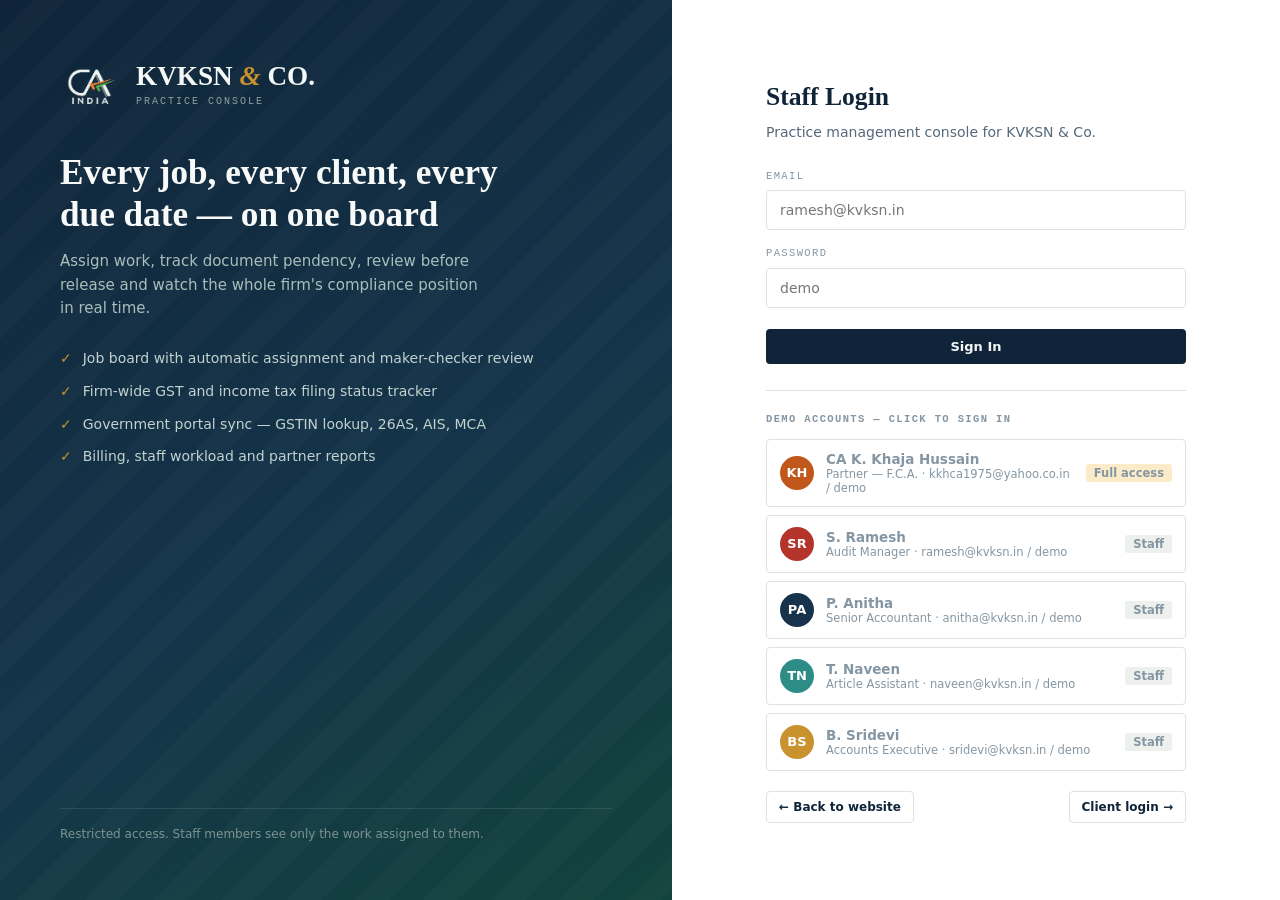
<file: admin.html>
<!DOCTYPE html>
<html lang="en">
<head>
<meta charset="UTF-8">
<meta name="viewport" content="width=device-width, initial-scale=1.0">
<title>Practice Console — KVKSN &amp; Co., Chartered Accountants</title>
<link rel="stylesheet" href="assets/css/app.css">
</head>
<body>
<div id="app"></div>
<div class="toasts"></div>
<script src="assets/js/duedates.js"></script>
<script src="assets/js/media.js"></script>
<script src="assets/js/store.js"></script>
<script src="assets/js/ui.js"></script>
<script src="assets/js/admin.js"></script>
<script>/* trailing no-op: keeps the app entry script off the last-tag position in some preview hosts */</script>
</body>
</html>
</file>
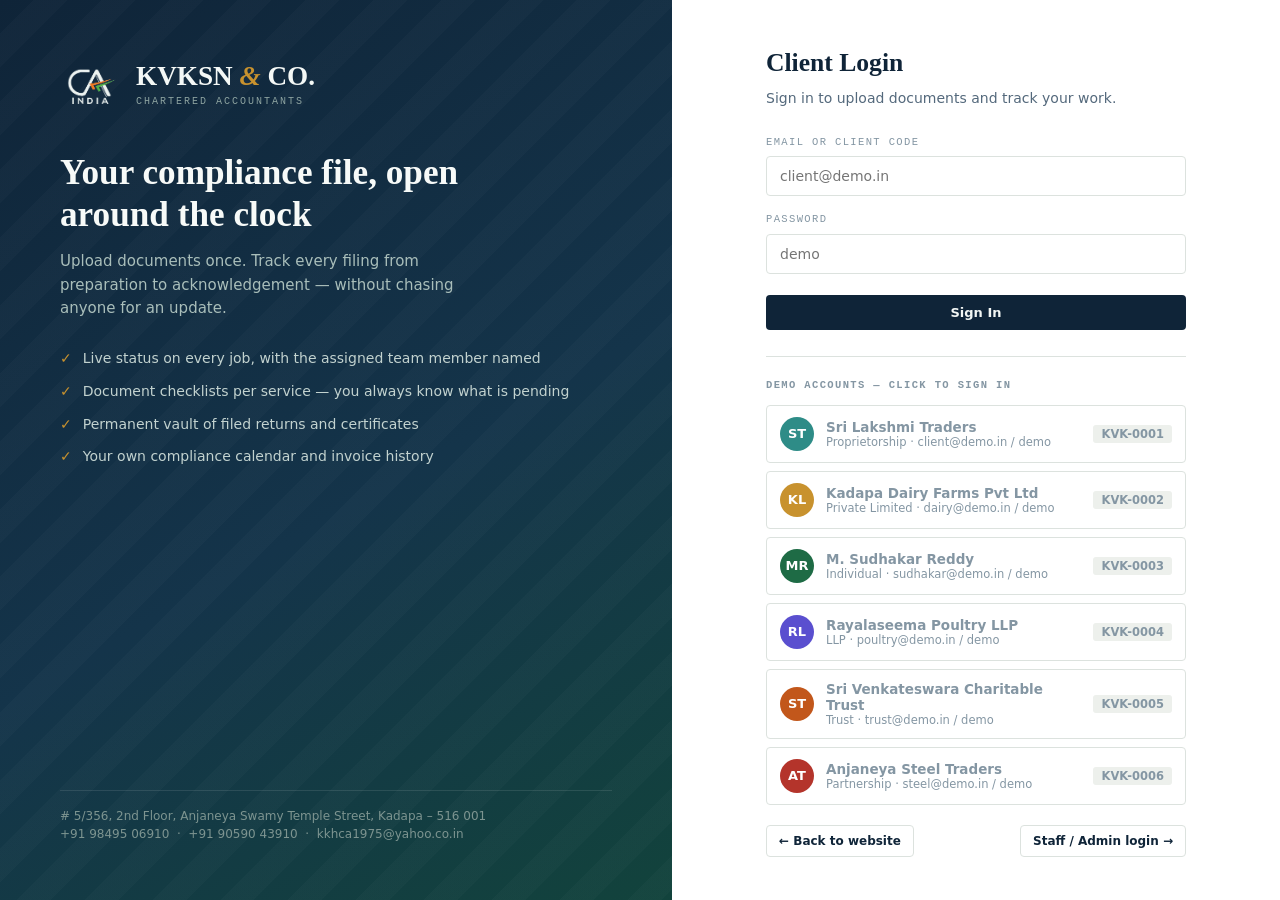
<file: portal.html>
<!DOCTYPE html>
<html lang="en">
<head>
<meta charset="UTF-8">
<meta name="viewport" content="width=device-width, initial-scale=1.0">
<title>Client Portal — KVKSN &amp; Co., Chartered Accountants</title>
<link rel="stylesheet" href="assets/css/app.css">
</head>
<body>
<div id="app"></div>
<div class="toasts"></div>
<script src="assets/js/duedates.js"></script>
<script src="assets/js/media.js"></script>
<script src="assets/js/store.js"></script>
<script src="assets/js/ui.js"></script>
<script src="assets/js/portal.js"></script>
<script>/* trailing no-op: keeps the app entry script off the last-tag position in some preview hosts */</script>
</body>
</html>
</file>
<file: assets/css/app.css>
/* ================================================================
   KVKSN & Co. — Client Portal & Practice Management console
   ================================================================ */
:root{
  --ink:#0F2438; --ink-2:#17324B; --ink-soft:#54697C; --ink-mute:#8496A3;
  --paper:#F1F4F3; --card:#FFFFFF; --line:#DCE2DE; --line-2:#EDF0EC;
  --brass:#C8922E; --brass-d:#8F6413; --brass-soft:#FBEBC9;
  --green:#1E6B45; --green-soft:#DCF0E3;
  --teal:#2E8C87; --teal-soft:#DCF1EF;
  --red:#B4342B; --red-soft:#FBE4E1;
  --violet:#5A4FCF; --violet-soft:#E5E3FA;
  --orange:#C2571B; --orange-soft:#FBE7D6;
  --serif:'Lora','Georgia','Times New Roman',serif;
  --sans:'Inter','Segoe UI',system-ui,-apple-system,sans-serif;
  --mono:'IBM Plex Mono','Consolas','Courier New',monospace;
  --sh-1:0 1px 2px rgba(15,36,56,.07);
  --sh-2:0 4px 16px rgba(15,36,56,.10);
  --sh-3:0 20px 50px rgba(15,36,56,.22);
  --rad:4px;
  --sidebar:252px;
}
*{box-sizing:border-box;margin:0;padding:0}
body{font-family:var(--sans);background:var(--paper);color:var(--ink);font-size:14px;line-height:1.55;
     -webkit-font-smoothing:antialiased}
img{max-width:100%;display:block}
a{color:inherit;text-decoration:none}
button,input,select,textarea{font-family:inherit;font-size:inherit;color:inherit}
.display{font-family:var(--serif)}
.mono{font-family:var(--mono)}
::-webkit-scrollbar{width:10px;height:10px}
::-webkit-scrollbar-thumb{background:#C6CFC9;border-radius:6px;border:2px solid var(--paper)}
::-webkit-scrollbar-thumb:hover{background:#A9B5AE}

/* ================= LOGIN ================= */
.login-wrap{min-height:100vh;display:grid;grid-template-columns:1.05fr .95fr}
.login-art{background:linear-gradient(150deg,var(--ink) 0%,#14344A 55%,#12433C 100%);color:#DCE7E4;
           padding:56px 60px;display:flex;flex-direction:column;justify-content:space-between;position:relative;overflow:hidden}
.login-art::after{content:"";position:absolute;inset:0;
  background:repeating-linear-gradient(135deg,transparent 0 24px,rgba(255,255,255,.02) 24px 48px)}
.login-art > *{position:relative;z-index:1}
.login-brand{display:flex;align-items:center;gap:16px}
.login-brand img{height:60px;width:60px;flex:0 0 60px;object-fit:contain}
.login-brand b{display:block;font-family:var(--serif);font-size:1.7rem;color:#F4F8F6;line-height:1.05;white-space:nowrap}
.login-brand b .amp{color:var(--brass);font-style:italic}
.login-brand .sub-line{display:block;font-family:var(--mono);font-size:10px;letter-spacing:.2em;
                       text-transform:uppercase;color:#8DA3A0;margin-top:3px}
.login-art h1{font-family:var(--serif);font-size:2.2rem;line-height:1.2;color:#F7FAF8;margin:36px 0 14px;max-width:440px}
.login-art p{color:#A9BEBA;max-width:420px;font-size:15px}
.login-feats{list-style:none;margin-top:28px;display:grid;gap:11px;font-size:14px;color:#C2D2CF}
.login-feats li{display:flex;gap:11px;align-items:flex-start}
.login-feats .tick{color:var(--brass);font-weight:700}
.login-foot{font-size:12px;color:#7D9490;border-top:1px solid rgba(255,255,255,.1);padding-top:16px}
.login-panel{display:flex;align-items:center;justify-content:center;padding:40px 32px;background:var(--card)}
.login-box{width:100%;max-width:420px}
.login-box h2{font-family:var(--serif);font-size:1.6rem;margin-bottom:6px}
.login-box .sub{color:var(--ink-soft);margin-bottom:24px;font-size:14px}
.tabs-lite{display:flex;gap:0;border:1px solid var(--line);border-radius:var(--rad);overflow:hidden;margin-bottom:22px}
.tabs-lite button{flex:1;padding:11px 8px;background:var(--paper);border:none;cursor:pointer;font-weight:600;
                  font-size:13px;color:var(--ink-soft);transition:.15s}
.tabs-lite button.on{background:var(--ink);color:#F2F6F4}
.field{margin-bottom:15px}
.field label{display:block;font-family:var(--mono);font-size:10.5px;letter-spacing:.13em;text-transform:uppercase;
             color:var(--ink-mute);margin-bottom:6px}
.field input,.field select,.field textarea{width:100%;padding:11px 13px;border:1px solid var(--line);
             background:var(--card);border-radius:var(--rad);transition:.15s}
.field input:focus,.field select:focus,.field textarea:focus{outline:none;border-color:var(--teal);
             box-shadow:0 0 0 3px var(--teal-soft)}
.demo-accounts{margin-top:26px;border-top:1px solid var(--line);padding-top:20px}
.demo-accounts h4{font-family:var(--mono);font-size:10.5px;letter-spacing:.13em;text-transform:uppercase;
                  color:var(--ink-mute);margin-bottom:12px}
.acct{display:flex;align-items:center;gap:12px;width:100%;text-align:left;padding:11px 13px;border:1px solid var(--line);
      background:var(--card);border-radius:var(--rad);cursor:pointer;margin-bottom:8px;transition:.15s}
.acct:hover{border-color:var(--teal);background:var(--teal-soft)}
.acct .av{width:34px;height:34px;border-radius:50%;display:grid;place-items:center;font-weight:700;font-size:12px;flex-shrink:0}
.acct b{display:block;font-size:13.5px}
.acct span{font-size:11.5px;color:var(--ink-mute)}

/* ================= APP SHELL ================= */
.app{display:grid;grid-template-columns:var(--sidebar) 1fr;min-height:100vh}
.sidebar{background:var(--ink);color:#B8C9C6;display:flex;flex-direction:column;position:sticky;top:0;height:100vh}
.sb-brand{display:flex;align-items:center;gap:12px;padding:18px 20px;border-bottom:1px solid #1E3B52}
.sb-brand img{height:44px;width:44px;flex:0 0 44px;object-fit:contain}
.sb-brand b{display:block;font-family:var(--serif);font-size:1.16rem;color:#F2F7F5;line-height:1.1;white-space:nowrap}
.sb-brand b .amp{color:var(--brass);font-style:italic}
.sb-brand .sub-line{display:block;font-family:var(--mono);font-size:8.5px;letter-spacing:.16em;
                    text-transform:uppercase;color:#7E9391;margin-top:2px}
.sb-user{padding:16px 20px;border-bottom:1px solid #1E3B52;display:flex;gap:11px;align-items:center}
.sb-user .av{width:38px;height:38px;border-radius:50%;background:var(--brass);color:#231602;display:grid;
             place-items:center;font-weight:700;font-size:13px;flex-shrink:0}
.sb-user b{display:block;color:#EDF3F1;font-size:13.5px;line-height:1.25}
.sb-user span{font-size:11px;color:#7E9391}
.sb-nav{flex:1;overflow:auto;padding:12px 0}
.sb-sec{font-family:var(--mono);font-size:9.5px;letter-spacing:.16em;text-transform:uppercase;color:#5F7A78;
        padding:14px 20px 7px}
.sb-nav a{display:flex;align-items:center;gap:11px;padding:9px 20px;font-size:13.5px;cursor:pointer;
          border-left:3px solid transparent;transition:.13s}
.sb-nav a:hover{background:#16354C;color:#EDF3F1}
.sb-nav a.on{background:#16354C;color:#FFF;border-left-color:var(--brass)}
.sb-nav .ic{width:18px;text-align:center;flex-shrink:0;opacity:.9}
.sb-nav .cnt{margin-left:auto;background:#24455E;color:#CFE0DC;font-size:10.5px;font-weight:700;
             padding:1px 7px;border-radius:10px;font-family:var(--mono)}
.sb-nav a.on .cnt{background:var(--brass);color:#231602}
.sb-nav .cnt.alert{background:var(--red);color:#fff}
.sb-foot{padding:14px 20px;border-top:1px solid #1E3B52;display:flex;flex-direction:column;gap:8px}
.sb-foot button{background:transparent;border:1px solid #2A4A63;color:#B8C9C6;padding:8px;border-radius:var(--rad);
                cursor:pointer;font-size:12px;transition:.15s}
.sb-foot button:hover{background:#16354C;color:#fff}

.main{min-width:0;display:flex;flex-direction:column}
.topbar{background:var(--card);border-bottom:1px solid var(--line);padding:14px 28px;display:flex;
        align-items:center;justify-content:space-between;gap:20px;position:sticky;top:0;z-index:30}
.topbar h1{font-family:var(--serif);font-size:1.4rem;line-height:1.2}
.topbar .crumb{font-family:var(--mono);font-size:10.5px;letter-spacing:.13em;text-transform:uppercase;color:var(--teal)}
.topbar-actions{display:flex;gap:10px;align-items:center}
.content{padding:26px 28px 60px;flex:1}
.mobile-toggle{display:none;background:none;border:1px solid var(--line);border-radius:var(--rad);
               padding:7px 11px;cursor:pointer}

/* ================= BUILDING BLOCKS ================= */
.btn{display:inline-flex;align-items:center;justify-content:center;gap:7px;padding:9px 16px;font-size:13px;
     font-weight:600;border:1px solid transparent;border-radius:var(--rad);cursor:pointer;transition:.15s;white-space:nowrap}
.btn:disabled{opacity:.5;cursor:not-allowed}
.btn-primary{background:var(--ink);color:#F2F6F4}
.btn-primary:hover:not(:disabled){background:var(--ink-2)}
.btn-brass{background:var(--brass);color:#241703}
.btn-brass:hover:not(:disabled){background:#D9A03A}
.btn-teal{background:var(--teal);color:#fff}
.btn-teal:hover:not(:disabled){background:#37A09A}
.btn-green{background:var(--green);color:#fff}
.btn-green:hover:not(:disabled){background:#258053}
.btn-red{background:var(--red);color:#fff}
.btn-red:hover:not(:disabled){background:#C93E34}
.btn-ghost{background:var(--card);border-color:var(--line);color:var(--ink)}
.btn-ghost:hover:not(:disabled){border-color:var(--ink-soft);background:var(--paper)}
.btn-sm{padding:6px 12px;font-size:12px}
.btn-block{width:100%}

.card{background:var(--card);border:1px solid var(--line);border-radius:var(--rad);box-shadow:var(--sh-1)}
.card-h{padding:15px 20px;border-bottom:1px solid var(--line);display:flex;align-items:center;
        justify-content:space-between;gap:14px;flex-wrap:wrap}
.card-h h3{font-family:var(--serif);font-size:1.06rem}
.card-h .sub{font-size:12px;color:var(--ink-mute)}
.card-b{padding:20px}
.card-b.tight{padding:0}

.grid{display:grid;gap:18px}
.g-2{grid-template-columns:repeat(2,1fr)}
.g-3{grid-template-columns:repeat(3,1fr)}
.g-4{grid-template-columns:repeat(4,1fr)}
.g-side{grid-template-columns:1.6fr 1fr}
.g-side-l{grid-template-columns:1fr 1.7fr}

/* KPI tiles */
.kpi{background:var(--card);border:1px solid var(--line);border-radius:var(--rad);padding:16px 18px;
     position:relative;overflow:hidden;box-shadow:var(--sh-1)}
.kpi::before{content:"";position:absolute;left:0;top:0;bottom:0;width:3px;background:var(--teal)}
.kpi.k-red::before{background:var(--red)} .kpi.k-brass::before{background:var(--brass)}
.kpi.k-green::before{background:var(--green)} .kpi.k-violet::before{background:var(--violet)}
.kpi .lbl{font-family:var(--mono);font-size:10px;letter-spacing:.13em;text-transform:uppercase;color:var(--ink-mute)}
.kpi .val{font-family:var(--serif);font-size:2rem;line-height:1.15;margin:4px 0 2px}
.kpi .foot{font-size:11.5px;color:var(--ink-soft)}

/* Badges / pills */
.badge{display:inline-flex;align-items:center;gap:5px;font-size:10.5px;font-weight:700;letter-spacing:.05em;
       text-transform:uppercase;padding:3px 9px;border-radius:11px;white-space:nowrap}
.tag{display:inline-block;font-size:11px;font-weight:600;padding:2px 8px;border-radius:3px;
     background:var(--line-2);color:var(--ink-soft);white-space:nowrap}
.prio-High{background:var(--red-soft);color:var(--red)}
.prio-Normal{background:var(--line-2);color:var(--ink-soft)}

/* Tables */
.tbl{width:100%;border-collapse:collapse;font-size:13px}
.tbl th{text-align:left;font-family:var(--mono);font-size:10px;letter-spacing:.11em;text-transform:uppercase;
        color:var(--ink-mute);padding:11px 14px;border-bottom:1px solid var(--line);background:var(--paper);
        position:sticky;top:0;white-space:nowrap}
.tbl td{padding:12px 14px;border-bottom:1px solid var(--line-2);vertical-align:middle}
.tbl tbody tr:hover{background:#F7F9F8}
.tbl tbody tr.clickable{cursor:pointer}
.tbl .num{text-align:right;font-family:var(--mono);font-size:12.5px;white-space:nowrap}
.tbl-wrap{overflow-x:auto}
.tbl .muted{color:var(--ink-mute);font-size:12px}

/* Progress */
.bar{height:6px;background:var(--line-2);border-radius:3px;overflow:hidden;min-width:70px}
.bar i{display:block;height:100%;background:var(--teal);border-radius:3px;transition:width .3s}
.bar.done i{background:var(--green)}
.bar.warn i{background:var(--brass)}

/* Empty states */
.empty{text-align:center;padding:44px 20px;color:var(--ink-mute)}
.empty .ic{font-size:34px;opacity:.35;margin-bottom:10px}
.empty h4{font-family:var(--serif);font-size:1.05rem;color:var(--ink-soft);margin-bottom:5px}
.empty p{font-size:13px;max-width:360px;margin:0 auto}

/* Alert strips */
.alert{padding:12px 16px;border-radius:var(--rad);font-size:13px;display:flex;gap:11px;align-items:flex-start;
       border:1px solid;margin-bottom:16px}
.alert .ic{flex-shrink:0}
.alert-red{background:var(--red-soft);border-color:#EBB9B3;color:#7E231C}
.alert-brass{background:var(--brass-soft);border-color:#E8CD92;color:#6E4C0C}
.alert-teal{background:var(--teal-soft);border-color:#A8D8D4;color:#1D5D59}
.alert-green{background:var(--green-soft);border-color:#A9D6BC;color:#164F33}

/* Timeline */
.tline{position:relative;padding-left:26px}
.tline::before{content:"";position:absolute;left:7px;top:5px;bottom:5px;width:2px;background:var(--line)}
.tline-i{position:relative;padding-bottom:18px}
.tline-i:last-child{padding-bottom:0}
.tline-i::before{content:"";position:absolute;left:-24px;top:4px;width:12px;height:12px;border-radius:50%;
                 background:var(--card);border:2px solid var(--teal)}
.tline-i.sys::before{border-color:var(--ink-mute)}
.tline-i.cli::before{border-color:var(--brass)}
.tline-i .a{font-weight:600;font-size:13px}
.tline-i .m{font-size:11.5px;color:var(--ink-mute);font-family:var(--mono)}
.tline-i .n{font-size:12.5px;color:var(--ink-soft);margin-top:3px}

/* Checklist */
.chk{display:flex;align-items:flex-start;gap:11px;padding:11px 0;border-bottom:1px solid var(--line-2)}
.chk:last-child{border-bottom:none}
.chk .box{width:19px;height:19px;border:1.5px solid var(--line);border-radius:3px;flex-shrink:0;display:grid;
          place-items:center;font-size:12px;background:var(--card);margin-top:1px}
.chk.on .box{background:var(--green);border-color:var(--green);color:#fff}
.chk .txt{flex:1;font-size:13px}
.chk.on .txt{color:var(--ink-soft)}

/* Kanban */
.kanban{display:flex;gap:14px;overflow-x:auto;padding-bottom:12px}
.kcol{flex:0 0 268px;background:#E8EDEA;border-radius:var(--rad);display:flex;flex-direction:column;max-height:72vh}
.kcol-h{padding:11px 14px;border-bottom:1px solid var(--line);display:flex;justify-content:space-between;
        align-items:center;font-size:12px;font-weight:700;text-transform:uppercase;letter-spacing:.05em;
        position:sticky;top:0;background:#E8EDEA;border-radius:var(--rad) var(--rad) 0 0;z-index:1}
.kcol-h .n{background:var(--card);padding:1px 8px;border-radius:10px;font-family:var(--mono);font-size:11px}
.kcol-b{padding:10px;overflow-y:auto;display:flex;flex-direction:column;gap:9px;flex:1}
.kcard{background:var(--card);border:1px solid var(--line);border-radius:var(--rad);padding:12px;cursor:pointer;
       transition:.15s;border-left:3px solid var(--teal)}
.kcard:hover{box-shadow:var(--sh-2);transform:translateY(-1px)}
.kcard .id{font-family:var(--mono);font-size:10px;color:var(--ink-mute)}
.kcard .t{font-weight:600;font-size:12.5px;margin:3px 0 5px;line-height:1.35}
.kcard .c{font-size:11.5px;color:var(--ink-soft)}
.kcard .m{display:flex;justify-content:space-between;align-items:center;margin-top:9px;
          padding-top:8px;border-top:1px solid var(--line-2);font-size:11px;color:var(--ink-mute)}
.kcard.late{border-left-color:var(--red);background:#FFFBFB}

/* Filter bar */
.filters{display:flex;gap:9px;flex-wrap:wrap;align-items:center;margin-bottom:16px}
.filters input,.filters select{padding:8px 11px;border:1px solid var(--line);border-radius:var(--rad);
                               background:var(--card);font-size:13px}
.filters input:focus,.filters select:focus{outline:none;border-color:var(--teal)}
.filters input[type=search]{min-width:230px}
.seg{display:flex;border:1px solid var(--line);border-radius:var(--rad);overflow:hidden}
.seg button{padding:8px 14px;background:var(--card);border:none;cursor:pointer;font-size:12.5px;
            font-weight:600;color:var(--ink-soft);border-right:1px solid var(--line)}
.seg button:last-child{border-right:none}
.seg button.on{background:var(--ink);color:#F2F6F4}

/* Modal + drawer */
.overlay{position:fixed;inset:0;background:rgba(15,36,56,.5);backdrop-filter:blur(2px);z-index:100;
         display:none;align-items:center;justify-content:center;padding:24px}
.overlay.on{display:flex}
.modal{background:var(--card);border-radius:var(--rad);width:100%;max-width:600px;max-height:88vh;
       display:flex;flex-direction:column;box-shadow:var(--sh-3)}
.modal.wide{max-width:900px}
.modal-h{padding:18px 22px;border-bottom:1px solid var(--line);display:flex;justify-content:space-between;
         align-items:flex-start;gap:16px}
.modal-h h3{font-family:var(--serif);font-size:1.2rem;line-height:1.25}
.modal-h .sub{font-size:12px;color:var(--ink-mute);margin-top:3px}
.modal-h .x{background:none;border:none;font-size:22px;cursor:pointer;color:var(--ink-mute);line-height:1;padding:0 4px}
.modal-h .x:hover{color:var(--ink)}
.modal-b{padding:22px;overflow-y:auto;flex:1}
.modal-f{padding:15px 22px;border-top:1px solid var(--line);display:flex;gap:10px;justify-content:flex-end;flex-wrap:wrap}

.drawer-o{position:fixed;inset:0;background:rgba(15,36,56,.45);z-index:110;display:none}
.drawer-o.on{display:block}
.drawer{position:fixed;top:0;right:0;bottom:0;width:min(720px,94vw);background:var(--paper);z-index:120;
        transform:translateX(100%);transition:transform .25s ease;display:flex;flex-direction:column;box-shadow:var(--sh-3)}
.drawer.on{transform:translateX(0)}
.drawer-h{background:var(--card);border-bottom:1px solid var(--line);padding:18px 24px;display:flex;
          justify-content:space-between;align-items:flex-start;gap:16px}
.drawer-h h2{font-family:var(--serif);font-size:1.28rem;line-height:1.25}
.drawer-h .meta{font-family:var(--mono);font-size:11px;color:var(--ink-mute);margin-top:4px}
.drawer-b{overflow-y:auto;flex:1;padding:22px 24px 60px}
.drawer .x{background:none;border:none;font-size:24px;cursor:pointer;color:var(--ink-mute);line-height:1}

/* Tabs */
.tabs{display:flex;gap:2px;border-bottom:1px solid var(--line);margin-bottom:18px;overflow-x:auto}
.tabs button{padding:10px 16px;background:none;border:none;border-bottom:2px solid transparent;cursor:pointer;
             font-size:13px;font-weight:600;color:var(--ink-soft);white-space:nowrap}
.tabs button.on{color:var(--ink);border-bottom-color:var(--brass)}
.tabs button:hover{color:var(--ink)}

/* Toast */
.toasts{position:fixed;right:20px;bottom:20px;z-index:200;display:flex;flex-direction:column;gap:9px;max-width:380px}
.toast{background:var(--ink);color:#EDF3F1;padding:13px 17px;border-radius:var(--rad);box-shadow:var(--sh-3);
       font-size:13px;display:flex;gap:11px;align-items:flex-start;animation:tin .22s ease;border-left:3px solid var(--brass)}
.toast.ok{border-left-color:#4BC07E} .toast.err{border-left-color:#E4685C}
@keyframes tin{from{opacity:0;transform:translateX(24px)}to{opacity:1;transform:none}}

/* Dropzone */
.drop{border:2px dashed var(--line);border-radius:var(--rad);padding:26px;text-align:center;cursor:pointer;
      transition:.15s;background:var(--paper)}
.drop:hover,.drop.over{border-color:var(--teal);background:var(--teal-soft)}
.drop .ic{font-size:26px;opacity:.5;margin-bottom:7px}
.drop b{display:block;font-size:13.5px;margin-bottom:3px}
.drop span{font-size:12px;color:var(--ink-mute)}

/* File rows */
.file{display:flex;align-items:center;gap:12px;padding:11px 13px;border:1px solid var(--line);
      border-radius:var(--rad);background:var(--card);margin-bottom:8px}
.file .ic{width:34px;height:34px;border-radius:3px;background:var(--teal-soft);color:var(--teal);
          display:grid;place-items:center;font-size:11px;font-weight:700;flex-shrink:0;font-family:var(--mono)}
.file .ic.doc{background:var(--violet-soft);color:var(--violet)}
.file .ic.out{background:var(--green-soft);color:var(--green)}
.file b{display:block;font-size:13px;word-break:break-all}
.file span{font-size:11.5px;color:var(--ink-mute)}

/* Query thread */
.q{border:1px solid var(--line);border-left:3px solid var(--orange);border-radius:var(--rad);
   background:var(--card);padding:15px;margin-bottom:12px}
.q .qh{display:flex;justify-content:space-between;gap:12px;margin-bottom:7px;font-size:12px;color:var(--ink-mute)}
.q .qt{font-size:13.5px}
.q .reply{margin-top:11px;padding:11px 13px;background:var(--paper);border-radius:var(--rad);font-size:13px}
.q .reply .rh{font-size:11.5px;color:var(--ink-mute);margin-bottom:4px}

/* Mini bar chart */
.chart{display:flex;align-items:flex-end;gap:9px;height:150px;padding-top:10px}
.chart .col{flex:1;display:flex;flex-direction:column;justify-content:flex-end;align-items:center;gap:6px;height:100%}
.chart .bar2{width:100%;background:var(--teal);border-radius:3px 3px 0 0;min-height:3px;position:relative;transition:.3s}
.chart .bar2:hover{background:var(--ink)}
.chart .cl{font-size:10.5px;color:var(--ink-mute);font-family:var(--mono);white-space:nowrap}
.chart .cv{font-size:11px;font-weight:700}

/* Horizontal bars */
.hbar{margin-bottom:13px}
.hbar .hl{display:flex;justify-content:space-between;font-size:12.5px;margin-bottom:5px}
.hbar .ht{height:9px;background:var(--line-2);border-radius:5px;overflow:hidden}
.hbar .ht i{display:block;height:100%;border-radius:5px}

/* Definition list */
.dl{display:grid;grid-template-columns:auto 1fr;gap:9px 18px;font-size:13px}
.dl dt{font-family:var(--mono);font-size:10.5px;letter-spacing:.1em;text-transform:uppercase;color:var(--ink-mute);
       padding-top:2px;white-space:nowrap}
.dl dd{font-weight:500}

/* Integration console */
.api-log{font-family:var(--mono);font-size:11.5px;background:#0E2033;color:#9FD5CF;border-radius:var(--rad);
         padding:15px;max-height:250px;overflow:auto;line-height:1.7}
.api-log .ok{color:#6FE0A0} .api-log .er{color:#FF9B8F} .api-log .dim{color:#5F7F8C}
.otp-boxes{display:flex;gap:9px;justify-content:center;margin:18px 0}
.otp-boxes input{width:46px;height:54px;text-align:center;font-size:20px;font-family:var(--mono);
                 border:1px solid var(--line);border-radius:var(--rad)}
.spinner{width:15px;height:15px;border:2px solid rgba(255,255,255,.35);border-top-color:#fff;border-radius:50%;
         display:inline-block;animation:spin .7s linear infinite}
.spinner.dark{border-color:rgba(15,36,56,.2);border-top-color:var(--ink)}
@keyframes spin{to{transform:rotate(360deg)}}

/* Calendar (portal / admin) */
.mini-cal{display:grid;grid-template-columns:repeat(7,1fr);gap:1px;background:var(--line);border:1px solid var(--line)}
.mini-cal .dow{background:var(--paper);text-align:center;font-family:var(--mono);font-size:9.5px;
               letter-spacing:.1em;text-transform:uppercase;color:var(--ink-mute);padding:7px 0}
.mini-cal .d{background:var(--card);min-height:76px;padding:5px 6px;font-size:11px}
.mini-cal .d.pad{background:#F6F8F7;opacity:.5}
.mini-cal .d.today{box-shadow:inset 0 0 0 2px var(--brass)}
.mini-cal .d .n{font-family:var(--mono);font-size:11.5px;color:var(--ink-soft);display:block;margin-bottom:3px}
.mini-cal .ev{font-size:9.5px;font-weight:700;padding:1px 4px;border-radius:2px;margin-bottom:2px;
              white-space:nowrap;overflow:hidden;text-overflow:ellipsis}

/* Utility */
.row{display:flex;gap:10px;align-items:center;flex-wrap:wrap}
.row.between{justify-content:space-between}
.mt{margin-top:18px} .mt-s{margin-top:10px} .mb{margin-bottom:18px} .mb-s{margin-bottom:10px}
.muted{color:var(--ink-mute)} .soft{color:var(--ink-soft)}
.sec-title{font-family:var(--mono);font-size:10.5px;letter-spacing:.13em;text-transform:uppercase;
           color:var(--ink-mute);margin-bottom:11px}
.nowrap{white-space:nowrap}
.right{text-align:right}
.hr{height:1px;background:var(--line);margin:18px 0;border:none}

@media (max-width:1180px){
  .g-4{grid-template-columns:repeat(2,1fr)}
  .g-side,.g-side-l{grid-template-columns:1fr}
}
@media (max-width:980px){
  .login-wrap{grid-template-columns:1fr}
  .login-art{display:none}
  .app{grid-template-columns:1fr}
  .sidebar{position:fixed;left:0;top:0;bottom:0;width:var(--sidebar);z-index:90;transform:translateX(-100%);
           transition:transform .22s}
  .sidebar.on{transform:none;box-shadow:var(--sh-3)}
  .mobile-toggle{display:block}
  .g-3{grid-template-columns:1fr}
  .content{padding:18px 16px 50px}
  .topbar{padding:12px 16px}
}
@media (max-width:620px){
  .g-2,.g-4{grid-template-columns:1fr}
  .topbar h1{font-size:1.14rem}
}

/* ================= WEBSITE MEDIA MANAGER ================= */
.media-row{display:flex;gap:14px;padding:14px 0;border-bottom:1px solid var(--line-2);align-items:flex-start}
.media-row:last-child{border-bottom:none}
.media-row.off{opacity:.55}
.media-thumb{width:150px;height:60px;object-fit:cover;border:1px solid var(--line);border-radius:3px;
             flex-shrink:0;background:var(--paper)}
.media-meta{flex:1;min-width:0}
.media-meta b{font-size:13.5px}
.media-fields{display:flex;gap:8px;margin-top:8px;flex-wrap:wrap}
.media-fields input{flex:1;min-width:170px;padding:7px 10px;border:1px solid var(--line);
                    border-radius:var(--rad);font-size:12.5px}
.media-fields select{padding:7px 10px;border:1px solid var(--line);border-radius:var(--rad);font-size:12.5px}
.media-fields input:focus,.media-fields select:focus{outline:none;border-color:var(--teal)}
.media-actions{display:flex;flex-direction:column;gap:5px;flex-shrink:0}
.media-actions .btn{padding:5px 10px;font-size:11.5px;min-width:64px}
@media (max-width:700px){
  .media-row{flex-wrap:wrap}
  .media-thumb{width:100%;height:110px}
  .media-actions{flex-direction:row;flex-wrap:wrap;width:100%}
}

/* ================================================================
   MOBILE / TABLET REFINEMENTS
   ================================================================ */
html{-webkit-text-size-adjust:100%}
body{overflow-x:hidden}
.tbl-wrap{-webkit-overflow-scrolling:touch}
.sb-scrim{display:none}

@media (max-width:980px){
  /* Dim the page behind the slide-in sidebar, and let a tap close it */
  .sidebar.on + .sb-scrim{display:block;position:fixed;inset:0;z-index:85;
                          background:rgba(15,36,56,.55);backdrop-filter:blur(1px)}
  .topbar{padding:11px 16px;gap:12px;flex-wrap:wrap}
  .topbar h1{font-size:1.18rem}
  .topbar-actions{gap:8px;flex-wrap:wrap}
  .content{padding:16px 14px 56px}
  .card-h{padding:13px 16px}
  .card-b{padding:16px}
  .kpi{padding:14px 16px}
  .kpi .val{font-size:1.7rem}

  /* Tables keep their shape and scroll sideways inside their card */
  .tbl th,.tbl td{padding:10px 12px}
  .tbl-wrap table{min-width:620px}

  /* One kanban column at a time, snapping as you swipe */
  .kanban{gap:10px;scroll-snap-type:x mandatory}
  .kcol{flex:0 0 84vw;max-height:none;scroll-snap-align:start}
  .kcol-b{max-height:60vh}

  .filters{gap:8px}
  .filters input[type=search]{min-width:0;flex:1 1 100%}
  .filters select{flex:1 1 45%}

  .drawer-h{padding:15px 16px}
  .drawer-b{padding:16px 16px 48px}
  .drawer-h h2{font-size:1.12rem}

  .overlay{padding:12px}
  .modal-h,.modal-b,.modal-f{padding-left:16px;padding-right:16px}
  .modal-b{padding-top:16px;padding-bottom:16px}

  .toasts{right:12px;left:12px;bottom:12px;max-width:none}
}

@media (max-width:620px){
  /* 16px inputs stop iOS zooming in on focus */
  .field input,.field select,.field textarea,
  .filters input,.filters select,
  .media-fields input,.media-fields select,
  textarea,input[type=text],input[type=email],input[type=tel],
  input[type=password],input[type=search]{font-size:16px}

  .login-panel{padding:26px 18px}
  .login-box h2{font-size:1.4rem}
  .acct{padding:10px 11px;gap:10px}
  .acct b{font-size:13px}
  .acct span{font-size:11px}

  /* Definition lists read better stacked than as two columns */
  .dl{grid-template-columns:1fr;gap:2px 0}
  .dl dt{padding-top:9px}
  .dl dd{padding-bottom:5px;border-bottom:1px solid var(--line-2)}
  .dl dd:last-child{border-bottom:none}

  .kcol{flex:0 0 88vw}
  .chart{height:120px;gap:5px}
  .chart .cl{font-size:9px}
  .chart .cv{font-size:10px}
  .otp-boxes{gap:6px}
  .otp-boxes input{width:40px;height:48px;font-size:18px}
  .api-log{font-size:10.5px;padding:12px}
  .modal-f{flex-direction:column-reverse}
  .modal-f .btn{width:100%}
  .drawer{width:100vw}
  .empty{padding:30px 14px}
  .tline{padding-left:22px}
  .file{flex-wrap:wrap;gap:9px}
  .file .btn{width:100%}
  .q{padding:13px}
  .seg button{padding:8px 11px;font-size:12px}
  .badge{font-size:10px;padding:3px 7px}
  .mini-cal .d{min-height:58px;padding:4px}
  .mini-cal .ev{font-size:8.5px}
}

/* Touch devices: no lingering hover states after a tap */
@media (hover:none){
  .kcard:hover{box-shadow:none;transform:none}
  .tbl tbody tr:hover{background:transparent}
  .acct:hover{border-color:var(--line);background:var(--card)}
}

/* Grid/flex children default to min-width:auto, so nowrap text inside them
   refuses to shrink and gets clipped on a phone. Let them compress. */
.chart .col{min-width:0}
.mini-cal .d{min-width:0;overflow:hidden}
.mini-cal .ev{max-width:100%}
.card-h > *{min-width:0}
.kpi,.hbar,.media-meta{min-width:0}
.hbar .hl > span:first-child{overflow:hidden;text-overflow:ellipsis;white-space:nowrap}

@media (max-width:620px){
  .chart .cl{white-space:normal;line-height:1.2;word-break:break-word}
  .card-h{gap:8px}
  .card-h .row{width:100%}
}
.grid > *{min-width:0}
.g-side > *,.g-side-l > *{min-width:0}
.drawer-h > div{min-width:0}
.drawer-h h2{overflow-wrap:anywhere}
.drawer-h .meta{white-space:normal;overflow-wrap:anywhere;line-height:1.5}
.modal-h > div{min-width:0}
</file>
